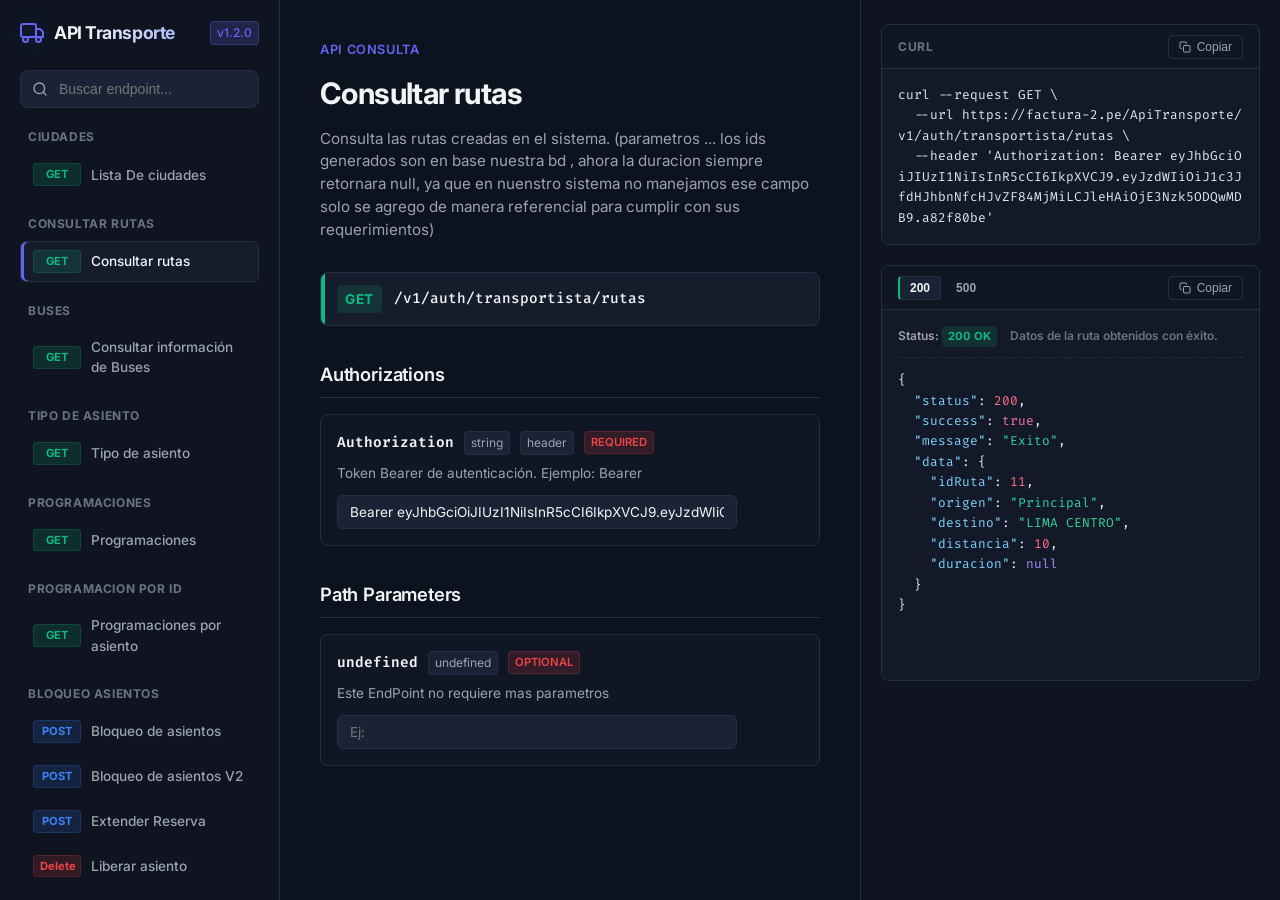
<file: index.html>
<!DOCTYPE html>
<html lang="es">
<head>
    <meta charset="UTF-8">
    <meta name="viewport" content="width=device-width, initial-scale=1.0">
    <title>Portal de Documentación - API Transporte</title>
    <!-- Google Fonts: Inter para la interfaz, Fira Code para el código -->
    <link rel="preconnect" href="https://fonts.googleapis.com">
    <link rel="preconnect" href="https://fonts.gstatic.com" crossorigin>
    <link href="https://fonts.googleapis.com/css2?family=Fira+Code:wght@400;500;600&family=Inter:wght@300;400;500;600;700&display=swap" rel="stylesheet">
    <link rel="stylesheet" href="style.css">
</head>
<body>
    <div class="app-container">
        <!-- BARRA LATERAL (SIDEBAR) -->
        <aside class="sidebar">
            <div class="sidebar-header">
                <div class="logo-container">
                    <svg class="logo-icon" viewBox="0 0 24 24" fill="none" stroke="currentColor" stroke-width="2" stroke-linecap="round" stroke-linejoin="round">
                        <rect x="1" y="3" width="15" height="13" rx="2" ry="2"></rect>
                        <polygon points="16 8 20 8 23 11 23 16 16 16 16 8"></polygon>
                        <circle cx="5.5" cy="18.5" r="2.5"></circle>
                        <circle cx="18.5" cy="18.5" r="2.5"></circle>
                    </svg>
                    <span class="logo-text">API Transporte</span>
                </div>
                <span class="version-badge">v1.2.0</span>
            </div>

            <!-- Búsqueda rápida -->
            <div class="search-container">
                <svg class="search-icon" viewBox="0 0 24 24" fill="none" stroke="currentColor" stroke-width="2" stroke-linecap="round" stroke-linejoin="round">
                    <circle cx="11" cy="11" r="8"></circle>
                    <line x1="21" y1="21" x2="16.65" y2="16.65"></line>
                </svg>
                <input type="text" id="search-input" placeholder="Buscar endpoint..." autocomplete="off">
            </div>

            <!-- Menú de Endpoints -->
            <nav class="sidebar-nav" id="sidebar-menu">
                <!-- Generado dinámicamente por JS -->
            </nav>
        </aside>

        <!-- CONTENIDO PRINCIPAL (PARTE CENTRAL) -->
        <main class="main-content" id="endpoint-details">
            <!-- Generado dinámicamente por JS -->
            <div class="loading-state">
                <div class="spinner"></div>
                <p>Cargando documentación...</p>
            </div>
        </main>

        <!-- PANEL DE CÓDIGO Y RESPUESTA (DERECHO) -->
        <section class="code-panel">
            <!-- BLOQUE cURL -->
            <div class="code-card">
                <div class="code-card-header">
                    <span class="card-title">cURL</span>
                    <div class="card-actions">
                        <button class="copy-btn" id="copy-curl-btn" title="Copiar cURL">
                            <svg class="copy-icon" viewBox="0 0 24 24" fill="none" stroke="currentColor" stroke-width="2" stroke-linecap="round" stroke-linejoin="round">
                                <rect x="9" y="9" width="13" height="13" rx="2" ry="2"></rect>
                                <path d="M5 15H4a2 2 0 0 1-2-2V4a2 2 0 0 1 2-2h9a2 2 0 0 1 2 2v1"></path>
                            </svg>
                            <span class="btn-text">Copiar</span>
                        </button>
                    </div>
                </div>
                <div class="code-block-wrapper">
                    <pre><code id="curl-display" class="language-bash">curl --request GET \
  --url https://factura-2.pe/ApiTransporte/v1/dni/info/{dni} \
  --header 'Authorization: Bearer <token>'</code></pre>
                </div>
            </div>

            <!-- VISOR DE RESPUESTAS -->
            <div class="code-card response-card">
                <div class="code-card-header">
                    <div class="response-tabs" id="response-tabs-container">
                        <!-- Pestañas generadas por JS (e.g., 200, 400, 401) -->
                    </div>
                    <div class="card-actions">
                        <button class="copy-btn" id="copy-response-btn" title="Copiar Respuesta">
                            <svg class="copy-icon" viewBox="0 0 24 24" fill="none" stroke="currentColor" stroke-width="2" stroke-linecap="round" stroke-linejoin="round">
                                <rect x="9" y="9" width="13" height="13" rx="2" ry="2"></rect>
                                <path d="M5 15H4a2 2 0 0 1-2-2V4a2 2 0 0 1 2-2h9a2 2 0 0 1 2 2v1"></path>
                            </svg>
                            <span class="btn-text">Copiar</span>
                        </button>
                    </div>
                </div>
                <div class="code-block-wrapper response-block">
                    <div class="response-status-bar" id="response-status-info">
                        Status: <span class="status-indicator status-2xx">200 OK</span>
                    </div>
                    <pre><code id="response-display" class="language-json">{}</code></pre>
                </div>
            </div>
        </section>
    </div>

    <!-- MODAL O PANEL DE EJECUCIÓN (TRY IT) -->
    <div id="tryit-overlay" class="modal-overlay">
        <div class="modal-content">
            <div class="modal-header">
                <h3>Consola Interactiva: Probar API</h3>
                <button class="close-modal-btn" id="close-modal-btn">&times;</button>
            </div>
            <div class="modal-body">
                <div class="modal-split">
                    <div class="modal-form-panel">
                        <h4>Parámetros de la Petición</h4>
                        <form id="tryit-form">
                            <!-- Campos de entrada generados dinámicamente -->
                        </form>
                    </div>
                    <div class="modal-result-panel">
                        <h4>Resultado de la Simulación</h4>
                        <div class="simulation-actions">
                            <button type="button" class="btn-primary" id="run-simulation-btn">Enviar Petición</button>
                        </div>
                        <div class="simulation-response-wrapper">
                            <div class="simulation-loader" id="simulation-loader">
                                <div class="spinner"></div>
                                <p>Enviando petición a la API...</p>
                            </div>
                            <pre><code id="simulation-response-display" class="language-json">Pulse "Enviar Petición" para ver la respuesta interactiva.</code></pre>
                        </div>
                    </div>
                </div>
            </div>
        </div>
    </div>

    <script src="app.js"></script>
</body>
</html>
</file>
<file: style.css>
/* RESET & BASE STYLES */
:root {
    --bg-app: #080c14;
    --bg-sidebar: #0f1420;
    --bg-content: #0d121f;
    --bg-card: #151c2c;
    --bg-input: #1a2336;
    
    --border-color: #242f47;
    --border-hover: #384a6e;
    
    --text-primary: #f3f4f6;
    --text-secondary: #9ca3af;
    --text-muted: #6b7280;
    
    --color-get: #10b981;
    --color-get-glow: rgba(16, 185, 129, 0.15);
    --color-post: #3b82f6;
    --color-post-glow: rgba(59, 130, 246, 0.15);
    --color-put: #f59e0b;
    --color-put-glow: rgba(245, 158, 11, 0.15);
    --color-delete: #ef4444;
    --color-delete-glow: rgba(239, 68, 68, 0.15);
    
    --color-accent: #6366f1;
    --color-accent-hover: #4f46e5;
    --color-accent-glow: rgba(99, 102, 241, 0.2);
    
    /* Code Highlighting Colors */
    --code-key: #7dd3fc;
    --code-string: #34d399;
    --code-number: #fb7185;
    --code-boolean: #f472b6;
    --code-null: #a78bfa;
    --code-comment: #6b7280;
}

* {
    box-sizing: border-box;
    margin: 0;
    padding: 0;
    scrollbar-width: thin;
    scrollbar-color: var(--border-color) var(--bg-app);
}

body {
    font-family: 'Inter', -apple-system, BlinkMacSystemFont, "Segoe UI", Roboto, Helvetica, Arial, sans-serif;
    background-color: var(--bg-app);
    color: var(--text-primary);
    overflow: hidden;
    height: 100vh;
    width: 100vw;
    line-height: 1.5;
    -webkit-font-smoothing: antialiased;
}

/* Chrome scrollbar overrides */
::-webkit-scrollbar {
    width: 8px;
    height: 8px;
}
::-webkit-scrollbar-track {
    background: var(--bg-app);
}
::-webkit-scrollbar-thumb {
    background-color: var(--border-color);
    border-radius: 4px;
}
::-webkit-scrollbar-thumb:hover {
    background-color: var(--border-hover);
}

/* APP LAYOUT STRUCTURE */
.app-container {
    display: grid;
    grid-template-columns: 280px 1fr 420px;
    height: 100vh;
    width: 100vw;
}

@media (max-width: 1200px) {
    .app-container {
        grid-template-columns: 240px 1fr;
        grid-template-rows: 1fr 380px; /* Stack code panel at bottom */
    }
    .code-panel {
        grid-column: 2 / 3;
        grid-row: 2 / 3;
        border-left: none !important;
        border-top: 1px solid var(--border-color);
        display: flex !important;
        flex-direction: row !important;
        gap: 16px;
        height: 100% !important;
        overflow-y: hidden !important;
        overflow-x: auto;
        padding: 16px !important;
    }
    .code-card {
        flex: 1;
        min-width: 320px;
        margin-bottom: 0 !important;
        height: 100% !important;
    }
}

@media (max-width: 768px) {
    .app-container {
        grid-template-columns: 1fr;
        grid-template-rows: auto 1fr auto;
        height: auto;
        min-height: 100vh;
        overflow-y: auto;
    }
    body {
        overflow-y: auto;
        height: auto;
    }
    .sidebar {
        height: auto !important;
        border-right: none !important;
        border-bottom: 1px solid var(--border-color);
    }
    .main-content {
        height: auto !important;
        overflow-y: visible !important;
    }
    .code-panel {
        grid-column: 1 / 2;
        grid-row: 3 / 4;
        flex-direction: column !important;
        height: auto !important;
        overflow-x: visible !important;
    }
    .code-card {
        height: 380px !important;
    }
}

/* SIDEBAR STYLES */
.sidebar {
    background-color: var(--bg-sidebar);
    border-right: 1px solid var(--border-color);
    display: flex;
    flex-direction: column;
    height: 100vh;
    padding: 20px;
    z-index: 10;
}

.sidebar-header {
    display: flex;
    justify-content: space-between;
    align-items: center;
    margin-bottom: 24px;
}

.logo-container {
    display: flex;
    align-items: center;
    gap: 10px;
}

.logo-icon {
    width: 24px;
    height: 24px;
    color: var(--color-accent);
    filter: drop-shadow(0 0 8px var(--color-accent-glow));
}

.logo-text {
    font-weight: 700;
    font-size: 1.1rem;
    letter-spacing: -0.025em;
    background: linear-gradient(135deg, var(--text-primary) 30%, #a5b4fc 100%);
    -webkit-background-clip: text;
    -webkit-text-fill-color: transparent;
}

.version-badge {
    font-size: 0.75rem;
    font-weight: 500;
    color: var(--color-accent);
    background-color: var(--color-accent-glow);
    padding: 2px 6px;
    border-radius: 4px;
    border: 1px solid rgba(99, 102, 241, 0.3);
}

.search-container {
    position: relative;
    margin-bottom: 20px;
}

.search-icon {
    position: absolute;
    left: 12px;
    top: 50%;
    transform: translateY(-50%);
    width: 16px;
    height: 16px;
    color: var(--text-secondary);
    pointer-events: none;
}

.search-container input {
    width: 100%;
    background-color: var(--bg-input);
    border: 1px solid var(--border-color);
    color: var(--text-primary);
    padding: 10px 12px 10px 38px;
    border-radius: 8px;
    font-size: 0.875rem;
    outline: none;
    transition: all 0.2s ease;
}

.search-container input:focus {
    border-color: var(--color-accent);
    box-shadow: 0 0 0 2px var(--color-accent-glow);
}

/* SIDEBAR NAVIGATION MENU */
.sidebar-nav {
    flex: 1;
    overflow-y: auto;
    margin-right: -10px;
    padding-right: 10px;
}

.nav-category {
    margin-bottom: 20px;
}

.category-title {
    font-size: 0.75rem;
    font-weight: 700;
    text-transform: uppercase;
    color: var(--text-muted);
    letter-spacing: 0.05em;
    margin-bottom: 8px;
    padding-left: 8px;
}

.nav-list {
    list-style: none;
}

.nav-item {
    margin-bottom: 4px;
}

.nav-link {
    display: flex;
    align-items: center;
    padding: 8px 12px;
    border-radius: 6px;
    text-decoration: none;
    color: var(--text-secondary);
    font-size: 0.85rem;
    font-weight: 500;
    transition: all 0.2s ease;
    cursor: pointer;
    border: 1px solid transparent;
}

.nav-link:hover {
    color: var(--text-primary);
    background-color: rgba(255, 255, 255, 0.03);
}

.nav-link.active {
    color: var(--text-primary);
    background-color: var(--bg-card);
    border-color: var(--border-color);
    box-shadow: inset 3px 0 0 0 var(--color-accent);
}

/* METHOD BADGES */
.method-badge {
    font-size: 0.7rem;
    font-weight: 700;
    padding: 2px 6px;
    border-radius: 4px;
    margin-right: 10px;
    width: 48px;
    text-align: center;
    display: inline-block;
    flex-shrink: 0;
}

.method-badge.get {
    color: var(--color-get);
    background-color: var(--color-get-glow);
    border: 1px solid rgba(16, 185, 129, 0.2);
}

.method-badge.post {
    color: var(--color-post);
    background-color: var(--color-post-glow);
    border: 1px solid rgba(59, 130, 246, 0.2);
}

.method-badge.put {
    color: var(--color-put);
    background-color: var(--color-put-glow);
    border: 1px solid rgba(245, 158, 11, 0.2);
}

.method-badge.delete {
    color: var(--color-delete);
    background-color: var(--color-delete-glow);
    border: 1px solid rgba(239, 68, 68, 0.2);
}

/* MAIN CONTENT AREA */
.main-content {
    background-color: var(--bg-content);
    height: 100vh;
    overflow-y: auto;
    padding: 40px;
}

.breadcrumb {
    font-size: 0.8rem;
    font-weight: 600;
    color: var(--color-accent);
    text-transform: uppercase;
    letter-spacing: 0.05em;
    margin-bottom: 12px;
}

.endpoint-title {
    font-size: 1.85rem;
    font-weight: 700;
    margin-bottom: 12px;
    letter-spacing: -0.02em;
}

.endpoint-desc {
    color: var(--text-secondary);
    font-size: 0.95rem;
    margin-bottom: 30px;
    max-width: 800px;
}

/* INTERACTIVE PATH BOX */
.path-container {
    display: flex;
    align-items: center;
    background-color: var(--bg-card);
    border: 1px solid var(--border-color);
    border-radius: 8px;
    padding: 12px 16px;
    margin-bottom: 35px;
    gap: 12px;
    position: relative;
    overflow: hidden;
}

.path-container::after {
    content: '';
    position: absolute;
    left: 0;
    top: 0;
    bottom: 0;
    width: 4px;
}

.path-container.get::after { background-color: var(--color-get); }
.path-container.post::after { background-color: var(--color-post); }
.path-container.put::after { background-color: var(--color-put); }
.path-container.delete::after { background-color: var(--color-delete); }

.path-method {
    font-weight: 700;
    font-size: 0.85rem;
    letter-spacing: 0.05em;
    padding: 4px 8px;
    border-radius: 4px;
}

.path-method.get { color: var(--color-get); background-color: var(--color-get-glow); }
.path-method.post { color: var(--color-post); background-color: var(--color-post-glow); }
.path-method.put { color: var(--color-put); background-color: var(--color-put-glow); }
.path-method.delete { color: var(--color-delete); background-color: var(--color-delete-glow); }

.path-url {
    font-family: 'Fira Code', monospace;
    font-size: 0.9rem;
    font-weight: 500;
    color: var(--text-primary);
    flex: 1;
    word-break: break-all;
}

.path-url span.param-highlight {
    color: #e9d5ff;
    background-color: rgba(168, 85, 247, 0.15);
    padding: 2px 4px;
    border-radius: 3px;
    border: 1px solid rgba(168, 85, 247, 0.3);
}

.btn-tryit {
    display: flex;
    align-items: center;
    gap: 8px;
    background-color: var(--color-get);
    color: #ffffff;
    font-size: 0.875rem;
    font-weight: 600;
    border: none;
    border-radius: 6px;
    padding: 8px 16px;
    cursor: pointer;
    transition: all 0.2s ease;
    box-shadow: 0 0 12px rgba(16, 185, 129, 0.2);
}

.btn-tryit:hover {
    background-color: #059669;
    box-shadow: 0 0 16px rgba(16, 185, 129, 0.4);
    transform: translateY(-1px);
}

.btn-tryit svg {
    width: 14px;
    height: 14px;
    fill: currentColor;
}

/* SECTION TITLES */
.section-header {
    font-size: 1.15rem;
    font-weight: 600;
    margin-bottom: 16px;
    padding-bottom: 8px;
    border-bottom: 1px solid var(--border-color);
    letter-spacing: -0.01em;
}

.section-wrapper {
    margin-bottom: 35px;
}

/* PARAMETERS TABLE/LIST */
.param-card-list {
    display: flex;
    flex-direction: column;
    gap: 12px;
}

.param-card {
    background-color: rgba(21, 28, 44, 0.4);
    border: 1px solid var(--border-color);
    border-radius: 8px;
    padding: 16px;
    transition: border-color 0.2s ease;
}

.param-card:hover {
    border-color: var(--border-hover);
}

.param-meta {
    display: flex;
    align-items: center;
    gap: 10px;
    margin-bottom: 8px;
}

.param-name {
    font-family: 'Fira Code', monospace;
    font-weight: 600;
    font-size: 0.9rem;
    color: var(--text-primary);
}

.param-type {
    font-size: 0.75rem;
    color: var(--text-secondary);
    background-color: var(--bg-input);
    padding: 2px 6px;
    border-radius: 4px;
    border: 1px solid var(--border-color);
}

.param-req {
    font-size: 0.7rem;
    font-weight: 600;
    text-transform: uppercase;
    padding: 2px 6px;
    border-radius: 4px;
}

.param-req.required {
    color: var(--color-delete);
    background-color: var(--color-delete-glow);
    border: 1px solid rgba(239, 68, 68, 0.2);
}

.param-req.optional {
    color: var(--text-muted);
    background-color: rgba(255, 255, 255, 0.02);
    border: 1px solid var(--border-color);
}

.param-desc {
    font-size: 0.85rem;
    color: var(--text-secondary);
    margin-bottom: 12px;
}

/* PARAMETER INPUT FIELDS FOR ACTIVE STATE */
.param-input-container {
    max-width: 400px;
}

.param-input-container input,
.param-input-container select,
.param-input-container textarea {
    width: 100%;
    background-color: var(--bg-input);
    border: 1px solid var(--border-color);
    color: var(--text-primary);
    padding: 8px 12px;
    border-radius: 6px;
    font-size: 0.85rem;
    outline: none;
    font-family: inherit;
    transition: all 0.2s ease;
}

.param-input-container input:focus,
.param-input-container select:focus,
.param-input-container textarea:focus {
    border-color: var(--color-accent);
    box-shadow: 0 0 0 2px var(--color-accent-glow);
}

/* SCHEMAS AND FIELDS IN RESPONSES */
.field-table {
    width: 100%;
    border-collapse: collapse;
    margin-top: 10px;
}

.field-table th, .field-table td {
    padding: 10px 12px;
    text-align: left;
    border-bottom: 1px solid var(--border-color);
}

.field-table th {
    font-size: 0.8rem;
    font-weight: 700;
    text-transform: uppercase;
    color: var(--text-muted);
    letter-spacing: 0.05em;
}

.field-table td {
    font-size: 0.85rem;
}

.field-name {
    font-family: 'Fira Code', monospace;
    font-weight: 600;
}

.field-type {
    color: #a5b4fc;
    font-size: 0.8rem;
}

.field-desc {
    color: var(--text-secondary);
}

/* CODE PANEL (RIGHT COL) */
.code-panel {
    background-color: var(--bg-sidebar);
    border-left: 1px solid var(--border-color);
    height: 100vh;
    padding: 24px 20px;
    display: flex;
    flex-direction: column;
    gap: 20px;
    overflow-y: auto;
}

.code-card {
    background-color: var(--bg-card);
    border: 1px solid var(--border-color);
    border-radius: 8px;
    display: flex;
    flex-direction: column;
    max-height: 50%;
    overflow: hidden;
}

.code-card.response-card {
    max-height: calc(50% - 10px);
    flex: 1;
}

.code-card-header {
    display: flex;
    justify-content: space-between;
    align-items: center;
    padding: 8px 16px;
    background-color: rgba(0, 0, 0, 0.2);
    border-bottom: 1px solid var(--border-color);
    min-height: 44px;
}

.card-title {
    font-size: 0.75rem;
    font-weight: 700;
    text-transform: uppercase;
    letter-spacing: 0.05em;
    color: var(--text-muted);
}

.copy-btn {
    display: flex;
    align-items: center;
    gap: 6px;
    background: none;
    border: 1px solid var(--border-color);
    color: var(--text-secondary);
    padding: 4px 10px;
    border-radius: 4px;
    font-size: 0.75rem;
    font-weight: 500;
    cursor: pointer;
    transition: all 0.2s ease;
}

.copy-btn:hover {
    color: var(--text-primary);
    background-color: rgba(255, 255, 255, 0.03);
    border-color: var(--border-hover);
}

.copy-btn.copied {
    color: var(--color-get) !important;
    border-color: rgba(16, 185, 129, 0.4) !important;
    background-color: var(--color-get-glow) !important;
}

.copy-icon {
    width: 12px;
    height: 12px;
}

.code-block-wrapper {
    padding: 16px;
    overflow: auto;
    flex: 1;
    background-color: rgba(0, 0, 0, 0.1);
}

.code-block-wrapper pre {
    margin: 0;
}

.code-block-wrapper code {
    font-family: 'Fira Code', monospace;
    font-size: 0.8rem;
    line-height: 1.6;
    color: #e2e8f0;
    white-space: pre-wrap;
    word-break: break-all;
}

/* RESPONSE TABS & STATUS */
.response-tabs {
    display: flex;
    gap: 4px;
}

.response-tab {
    background: none;
    border: 1px solid transparent;
    color: var(--text-secondary);
    padding: 4px 10px;
    border-radius: 4px;
    font-size: 0.75rem;
    font-weight: 600;
    cursor: pointer;
    transition: all 0.2s ease;
}

.response-tab:hover {
    color: var(--text-primary);
    background-color: rgba(255, 255, 255, 0.02);
}

.response-tab.active {
    color: var(--text-primary);
    background-color: var(--bg-input);
    border-color: var(--border-color);
}

.response-tab.status-2xx.active {
    border-left: 2px solid var(--color-get);
}

.response-tab.status-4xx.active {
    border-left: 2px solid var(--color-delete);
}

.response-block {
    display: flex;
    flex-direction: column;
}

.response-status-bar {
    font-size: 0.75rem;
    font-weight: 600;
    color: var(--text-secondary);
    padding-bottom: 10px;
    margin-bottom: 12px;
    border-bottom: 1px dashed var(--border-color);
}

.status-indicator {
    padding: 2px 6px;
    border-radius: 4px;
    font-size: 0.7rem;
    font-weight: 700;
    display: inline-block;
}

.status-indicator.status-2xx {
    color: var(--color-get);
    background-color: var(--color-get-glow);
}

.status-indicator.status-4xx {
    color: var(--color-delete);
    background-color: var(--color-delete-glow);
}

/* INTERACTIVE SYNTAX HIGHLIGHTING classes */
.json-key { color: var(--code-key); }
.json-string { color: var(--code-string); }
.json-number { color: var(--code-number); }
.json-boolean { color: var(--code-boolean); }
.json-null { color: var(--code-null); }

/* SPINNER & LOADING STATES */
.loading-state {
    display: flex;
    flex-direction: column;
    align-items: center;
    justify-content: center;
    height: 100%;
    color: var(--text-secondary);
    gap: 16px;
}

.spinner {
    width: 32px;
    height: 32px;
    border: 3px solid rgba(255, 255, 255, 0.05);
    border-top: 3px solid var(--color-accent);
    border-radius: 50%;
    animation: spin 1s linear infinite;
}

@keyframes spin {
    0% { transform: rotate(0deg); }
    100% { transform: rotate(360deg); }
}

/* INTERACTIVE MODAL OVERLAY (TRY IT CONSOLE) */
.modal-overlay {
    position: fixed;
    top: 0;
    left: 0;
    width: 100vw;
    height: 100vh;
    background-color: rgba(0, 0, 0, 0.7);
    backdrop-filter: blur(4px);
    display: flex;
    align-items: center;
    justify-content: center;
    z-index: 100;
    opacity: 0;
    pointer-events: none;
    transition: opacity 0.3s ease;
}

.modal-overlay.active {
    opacity: 1;
    pointer-events: auto;
}

.modal-content {
    background-color: var(--bg-content);
    border: 1px solid var(--border-color);
    border-radius: 12px;
    width: 90%;
    max-width: 1000px;
    height: 80vh;
    display: flex;
    flex-direction: column;
    box-shadow: 0 20px 25px -5px rgba(0, 0, 0, 0.5), 0 10px 10px -5px rgba(0, 0, 0, 0.4);
    transform: translateY(20px);
    transition: transform 0.3s ease;
}

.modal-overlay.active .modal-content {
    transform: translateY(0);
}

.modal-header {
    display: flex;
    justify-content: space-between;
    align-items: center;
    padding: 16px 24px;
    border-bottom: 1px solid var(--border-color);
}

.modal-header h3 {
    font-size: 1.15rem;
    font-weight: 600;
}

.close-modal-btn {
    background: none;
    border: none;
    color: var(--text-secondary);
    font-size: 1.75rem;
    cursor: pointer;
    transition: color 0.2s ease;
}

.close-modal-btn:hover {
    color: var(--text-primary);
}

.modal-body {
    flex: 1;
    overflow: hidden;
}

.modal-split {
    display: grid;
    grid-template-columns: 1fr 1fr;
    height: 100%;
}

.modal-form-panel {
    padding: 24px;
    overflow-y: auto;
    border-right: 1px solid var(--border-color);
}

.modal-result-panel {
    padding: 24px;
    background-color: rgba(0, 0, 0, 0.15);
    display: flex;
    flex-direction: column;
    overflow: hidden;
}

.modal-split h4 {
    font-size: 0.85rem;
    text-transform: uppercase;
    color: var(--text-muted);
    margin-bottom: 20px;
    letter-spacing: 0.05em;
    font-weight: 700;
}

/* MODAL FORM GROUP */
.form-group {
    margin-bottom: 20px;
}

.form-group label {
    display: block;
    font-size: 0.8rem;
    font-weight: 600;
    color: var(--text-primary);
    margin-bottom: 8px;
    font-family: 'Fira Code', monospace;
}

.form-group label span.required-marker {
    color: var(--color-delete);
    margin-left: 2px;
}

.form-group .form-control {
    width: 100%;
    background-color: var(--bg-input);
    border: 1px solid var(--border-color);
    color: var(--text-primary);
    padding: 10px 12px;
    border-radius: 6px;
    font-size: 0.875rem;
    outline: none;
    transition: all 0.2s ease;
}

.form-group .form-control:focus {
    border-color: var(--color-accent);
    box-shadow: 0 0 0 2px var(--color-accent-glow);
}

.form-group textarea.form-control {
    resize: vertical;
    min-height: 120px;
    font-family: 'Fira Code', monospace;
    font-size: 0.8rem;
}

/* MODAL SIMULATION STUFF */
.simulation-actions {
    margin-bottom: 16px;
}

.btn-primary {
    background-color: var(--color-accent);
    color: #ffffff;
    font-size: 0.875rem;
    font-weight: 600;
    border: none;
    border-radius: 6px;
    padding: 10px 20px;
    cursor: pointer;
    transition: all 0.2s ease;
    box-shadow: 0 0 12px var(--color-accent-glow);
    display: inline-flex;
    align-items: center;
    gap: 8px;
}

.btn-primary:hover {
    background-color: var(--color-accent-hover);
    box-shadow: 0 0 16px rgba(99, 102, 241, 0.4);
}

.simulation-response-wrapper {
    flex: 1;
    background-color: var(--bg-app);
    border: 1px solid var(--border-color);
    border-radius: 8px;
    padding: 16px;
    overflow: auto;
    position: relative;
}

.simulation-loader {
    position: absolute;
    top: 0;
    left: 0;
    width: 100%;
    height: 100%;
    background-color: rgba(8, 12, 20, 0.95);
    display: flex;
    flex-direction: column;
    align-items: center;
    justify-content: center;
    gap: 12px;
    opacity: 0;
    pointer-events: none;
    transition: opacity 0.2s ease;
    z-index: 5;
}

.simulation-loader.active {
    opacity: 1;
    pointer-events: auto;
}

.simulation-loader .spinner {
    width: 24px;
    height: 24px;
}

.simulation-loader p {
    font-size: 0.8rem;
    color: var(--text-secondary);
}

#simulation-response-display {
    font-family: 'Fira Code', monospace;
    font-size: 0.8rem;
    color: var(--text-secondary);
    white-space: pre-wrap;
    word-break: break-all;
}

#simulation-response-display.success-response {
    color: #e2e8f0;
}
</file>
